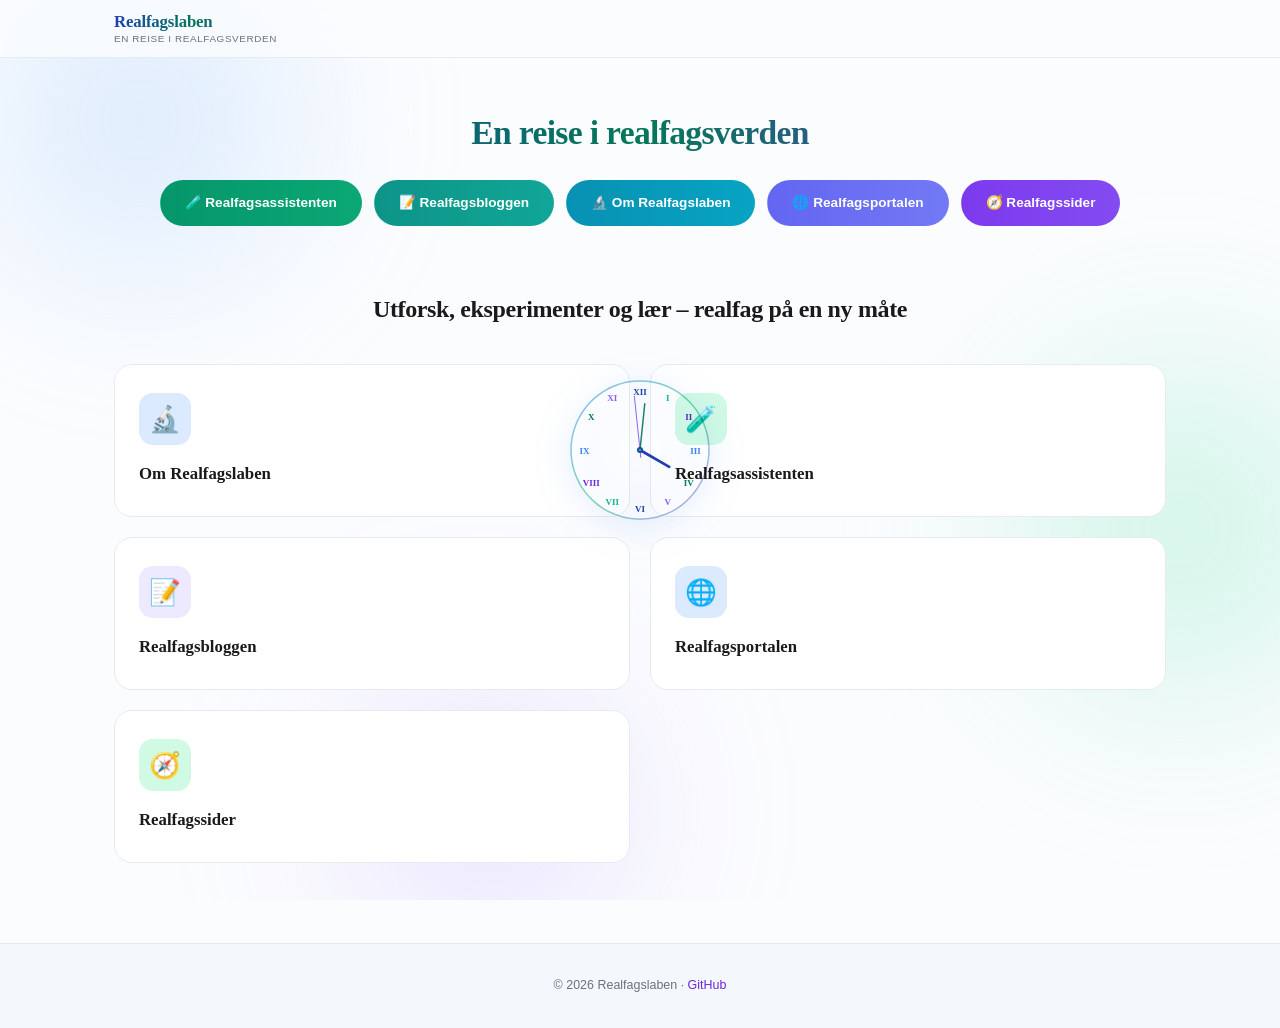
<file: index.html>
<!DOCTYPE html>
<html lang="no">
<head>
<meta charset="UTF-8">
<meta name="viewport" content="width=device-width, initial-scale=1.0">
<title>Realfagslaben – En reise i realfagsverden</title>
<style>
  * { box-sizing: border-box; margin: 0; padding: 0; }

  :root {
    --bla: #3b82f6;
    --bla-mork: #1e40af;
    --gronn: #10b981;
    --gronn-mork: #047857;
    --lilla: #8b5cf6;
    --lilla-mork: #6d28d9;
    --tekst: #1a1a1a;
    --muted: #6b7280;
    --bg: #fbfcfe;
    --border: #e6ebf2;
  }

  html, body {
    overflow-x: hidden;
    scroll-behavior: smooth;
  }

  body {
    font-family: -apple-system, BlinkMacSystemFont, "Inter", "Segoe UI", Roboto, Helvetica, Arial, sans-serif;
    background: var(--bg);
    color: var(--tekst);
    line-height: 1.6;
    -webkit-font-smoothing: antialiased;
  }

  /* Bakgrunnsdekor */
  .bakgrunn {
    position: fixed;
    inset: 0;
    z-index: -1;
    overflow: hidden;
    pointer-events: none;
  }
  .boble {
    position: absolute;
    border-radius: 50%;
    filter: blur(70px);
    opacity: 0.35;
  }
  .boble-1 {
    width: 480px; height: 480px;
    background: radial-gradient(circle, #93c5fd, transparent 70%);
    top: -120px; left: -100px;
  }
  .boble-2 {
    width: 520px; height: 520px;
    background: radial-gradient(circle, #6ee7b7, transparent 70%);
    top: 30%; right: -160px;
  }
  .boble-3 {
    width: 460px; height: 460px;
    background: radial-gradient(circle, #c4b5fd, transparent 70%);
    bottom: -140px; left: 20%;
  }

  /* Klokke */
  .klokke {
    position: fixed;
    top: 0;
    left: 0;
    width: 150px;
    height: 150px;
    pointer-events: none;
    z-index: 9999;
    transform: translate(-50%, -50%);
    will-change: transform;
    mix-blend-mode: multiply;
  }
  .klokke svg {
    width: 100%;
    height: 100%;
    overflow: visible;
    filter: drop-shadow(0 6px 18px rgba(59, 130, 246, 0.18));
  }

  /* Meny */
  header {
    position: sticky;
    top: 0;
    background: rgba(251, 252, 254, 0.85);
    backdrop-filter: saturate(180%) blur(12px);
    -webkit-backdrop-filter: saturate(180%) blur(12px);
    border-bottom: 1px solid var(--border);
    z-index: 100;
  }

  .nav {
    max-width: 1100px;
    margin: 0 auto;
    padding: 12px 24px;
    display: flex;
    justify-content: space-between;
    align-items: center;
  }

  .logo-wrap {
    display: flex;
    flex-direction: column;
    line-height: 1.15;
    text-decoration: none;
  }

  .logo {
    font-family: Georgia, serif;
    font-size: 1.05rem;
    font-weight: 700;
    letter-spacing: -0.01em;
    background: linear-gradient(90deg, var(--bla-mork), var(--gronn-mork), var(--lilla-mork));
    -webkit-background-clip: text;
    background-clip: text;
    color: transparent;
  }

  .logo-undertittel {
    font-size: 0.62rem;
    font-weight: 500;
    letter-spacing: 0.06em;
    text-transform: uppercase;
    color: var(--muted);
    margin-top: 2px;
  }

  /* Hero */
  .hero {
    max-width: 1100px;
    margin: 0 auto;
    padding: 56px 24px 32px;
    text-align: center;
  }

  .hero h1 {
    font-family: Georgia, serif;
    font-size: clamp(1.5rem, 3.5vw, 2.1rem);
    font-weight: 700;
    line-height: 1.15;
    letter-spacing: -0.02em;
    margin-bottom: 28px;
    background: linear-gradient(90deg, var(--bla-mork), var(--gronn-mork), var(--lilla-mork));
    -webkit-background-clip: text;
    background-clip: text;
    color: transparent;
  }

  .hero-knapper {
    display: flex;
    gap: 12px;
    flex-wrap: wrap;
    justify-content: center;
  }

  .knapp {
    display: inline-flex;
    align-items: center;
    gap: 7px;
    padding: 11px 24px;
    border-radius: 999px;
    font-size: 0.85rem;
    font-weight: 600;
    text-decoration: none;
    transition: transform 0.15s, box-shadow 0.25s, background-position 0.5s;
    border: 1px solid transparent;
    color: #fff;
    background-size: 200% 100%;
    background-position: 0% 50%;
  }
  .knapp:hover {
    background-position: 100% 50%;
    transform: translateY(-2px);
  }

  /* Fargekontraster i grønn–lilla-spekteret */
  .knapp-1 {
    background-image: linear-gradient(90deg, #059669, #10b981);
  }
  .knapp-1:hover { box-shadow: 0 10px 24px rgba(16, 185, 129, 0.32); }

  .knapp-2 {
    background-image: linear-gradient(90deg, #0d9488, #14b8a6);
  }
  .knapp-2:hover { box-shadow: 0 10px 24px rgba(20, 184, 166, 0.32); }

  .knapp-3 {
    background-image: linear-gradient(90deg, #0891b2, #06b6d4);
  }
  .knapp-3:hover { box-shadow: 0 10px 24px rgba(6, 182, 212, 0.32); }

  .knapp-4 {
    background-image: linear-gradient(90deg, #6366f1, #818cf8);
  }
  .knapp-4:hover { box-shadow: 0 10px 24px rgba(99, 102, 241, 0.32); }

  .knapp-5 {
    background-image: linear-gradient(90deg, #7c3aed, #8b5cf6);
  }
  .knapp-5:hover { box-shadow: 0 10px 24px rgba(139, 92, 246, 0.32); }

  /* Kort-seksjon */
  .utforsk {
    max-width: 1100px;
    margin: 0 auto;
    padding: 32px 24px 80px;
  }

  .utforsk-header {
    text-align: center;
    margin-bottom: 36px;
  }
  .utforsk-header h2 {
    font-family: Georgia, serif;
    font-size: clamp(1.1rem, 2.2vw, 1.5rem);
    font-weight: 700;
    letter-spacing: -0.015em;
  }

  .kort-grid {
    display: grid;
    grid-template-columns: repeat(2, 1fr);
    gap: 20px;
  }

  .kort {
    background: #fff;
    border: 1px solid var(--border);
    border-radius: 18px;
    padding: 28px 24px;
    text-decoration: none;
    color: var(--tekst);
    transition: transform 0.2s, box-shadow 0.3s, border-color 0.25s;
    display: flex;
    flex-direction: column;
    gap: 10px;
    position: relative;
    overflow: hidden;
  }
  .kort::before {
    content: "";
    position: absolute;
    top: 0; left: 0; right: 0;
    height: 5px;
    background: linear-gradient(90deg, var(--bla), var(--gronn), var(--lilla));
    opacity: 0;
    transition: opacity 0.3s;
  }
  .kort:hover {
    transform: translateY(-5px);
    box-shadow: 0 20px 40px rgba(30, 64, 175, 0.10);
    border-color: #c7d2fe;
  }
  .kort:hover::before { opacity: 1; }

  .kort .ikon {
    font-size: 1.6rem;
    width: 52px;
    height: 52px;
    border-radius: 14px;
    display: flex;
    align-items: center;
    justify-content: center;
    margin-bottom: 6px;
  }
  .kort.kort-bla .ikon { background: #dbeafe; }
  .kort.kort-gronn .ikon { background: #d1fae5; }
  .kort.kort-lilla .ikon { background: #ede9fe; }
  .kort.kort-bla:hover { border-color: #bfdbfe; }
  .kort.kort-gronn:hover { border-color: #a7f3d0; }
  .kort.kort-lilla:hover { border-color: #ddd6fe; }

  .kort h3 {
    font-family: Georgia, serif;
    font-size: 1.05rem;
    font-weight: 700;
  }

  footer {
    border-top: 1px solid var(--border);
    padding: 32px 24px;
    text-align: center;
    background: #f4f7fb;
  }
  footer p { color: var(--muted); font-size: 0.78rem; }
  footer a { color: var(--lilla-mork); text-decoration: none; font-weight: 500; }
  footer a:hover { text-decoration: underline; }

  @media (max-width: 900px) {
    .klokke { display: none; }
    .hero { padding: 40px 24px 24px; }
    .kort-grid { grid-template-columns: 1fr; }
  }

  @media (max-width: 600px) {
    .nav { padding: 10px 20px; }
    .logo { font-size: 0.95rem; }
    .logo-undertittel { font-size: 0.56rem; }
    .knapp { padding: 10px 18px; font-size: 0.8rem; }
    .kort { padding: 22px 20px; }
  }
</style>
</head>
<body>

  <!-- Bakgrunnsdekor -->
  <div class="bakgrunn">
    <div class="boble boble-1"></div>
    <div class="boble boble-2"></div>
    <div class="boble boble-3"></div>
  </div>

  <!-- Klokke -->
  <div class="klokke" id="klokke">
    <svg viewBox="0 0 200 200" xmlns="http://www.w3.org/2000/svg">
      <defs>
        <radialGradient id="skiveGrad" cx="50%" cy="50%">
          <stop offset="0%" stop-color="#ffffff" stop-opacity="0.96"/>
          <stop offset="100%" stop-color="#ffffff" stop-opacity="0.68"/>
        </radialGradient>
        <linearGradient id="ringGrad" x1="0%" y1="0%" x2="100%" y2="100%">
          <stop offset="0%" stop-color="#3b82f6"/>
          <stop offset="50%" stop-color="#10b981"/>
          <stop offset="100%" stop-color="#8b5cf6"/>
        </linearGradient>
      </defs>

      <path id="urskive"
            d="M 100 8 A 92 92 0 1 1 99.9 8 Z"
            fill="url(#skiveGrad)"
            stroke="url(#ringGrad)"
            stroke-width="2"
            stroke-opacity="0.55"/>

      <g id="tall" font-family="Georgia, serif" font-size="12" text-anchor="middle" font-weight="600">
        <text x="100" y="26" fill="#1e40af">XII</text>
        <text x="137" y="35" fill="#10b981">I</text>
        <text x="165" y="60" fill="#6d28d9">II</text>
        <text x="174" y="105" fill="#3b82f6">III</text>
        <text x="165" y="148" fill="#047857">IV</text>
        <text x="137" y="173" fill="#8b5cf6">V</text>
        <text x="100" y="182" fill="#1e40af">VI</text>
        <text x="63" y="173" fill="#10b981">VII</text>
        <text x="35" y="148" fill="#6d28d9">VIII</text>
        <text x="26" y="105" fill="#3b82f6">IX</text>
        <text x="35" y="60" fill="#047857">X</text>
        <text x="63" y="35" fill="#8b5cf6">XI</text>
      </g>

      <g id="visere">
        <line id="timeviser" x1="100" y1="100" x2="100" y2="55"
              stroke="#1e40af" stroke-width="3.5" stroke-linecap="round"/>
        <line id="minuttviser" x1="100" y1="100" x2="100" y2="38"
              stroke="#047857" stroke-width="2" stroke-linecap="round" stroke-opacity="0.9"/>
        <line id="sekundviser" x1="100" y1="110" x2="100" y2="28"
              stroke="#8b5cf6" stroke-width="1.2" stroke-linecap="round"/>
      </g>

      <circle cx="100" cy="100" r="4" fill="#1e40af"/>
      <circle cx="100" cy="100" r="1.8" fill="#10b981"/>
    </svg>
  </div>

  <!-- Meny -->
  <header>
    <nav class="nav">
      <a href="index.html" class="logo-wrap">
        <span class="logo">Realfagslaben</span>
        <span class="logo-undertittel">En reise i realfagsverden</span>
      </a>
    </nav>
  </header>

  <!-- Hero med alle knapper -->
  <section class="hero">
    <h1>En reise i realfagsverden</h1>
    <div class="hero-knapper">
      <a href="Realfagsassistenten/" class="knapp knapp-1">🧪 Realfagsassistenten</a>
      <a href="Realfagsbloggen/" class="knapp knapp-2">📝 Realfagsbloggen</a>
      <a href="Om/" class="knapp knapp-3">🔬 Om Realfagslaben</a>
      <a href="Portalen/" class="knapp knapp-4">🌐 Realfagsportalen</a>
      <a href="Realfagssider/" class="knapp knapp-5">🧭 Realfagssider</a>
    </div>
  </section>

  <!-- Kort -->
  <section class="utforsk">
    <div class="utforsk-header">
      <h2>Utforsk, eksperimenter og lær – realfag på en ny måte</h2>
    </div>

    <div class="kort-grid">
      <a href="Om/index.html" class="kort kort-bla">
        <div class="ikon">🔬</div>
        <h3>Om Realfagslaben</h3>
      </a>

      <a href="Realfagsassistenten/" class="kort kort-gronn">
        <div class="ikon">🧪</div>
        <h3>Realfagsassistenten</h3>
      </a>

      <a href="Realfagsbloggen/" class="kort kort-lilla">
        <div class="ikon">📝</div>
        <h3>Realfagsbloggen</h3>
      </a>

      <a href="Portalen/index.html" class="kort kort-bla">
        <div class="ikon">🌐</div>
        <h3>Realfagsportalen</h3>
      </a>

      <a href="Realfagssider/index.html" class="kort kort-gronn">
        <div class="ikon">🧭</div>
        <h3>Realfagssider</h3>
      </a>
    </div>
  </section>

  <footer>
    <p>© <span id="aar"></span> Realfagslaben · <a href="https://github.com/Realfagslaben">GitHub</a></p>
  </footer>

  <script>
    const klokke = document.getElementById('klokke');
    const urskive = document.getElementById('urskive');
    const timeviser = document.getElementById('timeviser');
    const minuttviser = document.getElementById('minuttviser');
    const sekundviser = document.getElementById('sekundviser');

    let musX = window.innerWidth / 2;
    let musY = window.innerHeight / 2;
    let forrigeMusX = musX;
    let forrigeMusY = musY;
    let klokkeX = musX;
    let klokkeY = musY;
    let dratt = false;

    const ANTALL_PUNKTER = 72;
    const BASIS_RADIUS = 92;

    let forskyvninger = new Array(ANTALL_PUNKTER).fill(0);
    let maalforskyvninger = new Array(ANTALL_PUNKTER).fill(0);
    let t = 0;

    document.addEventListener('mousemove', (e) => {
      forrigeMusX = musX;
      forrigeMusY = musY;
      musX = e.clientX;
      musY = e.clientY;
    });

    document.addEventListener('mousedown', () => { dratt = true; });
    document.addEventListener('mouseup', () => { dratt = false; });
    document.addEventListener('touchstart', () => { dratt = true; }, { passive: true });
    document.addEventListener('touchend', () => { dratt = false; }, { passive: true });
    document.addEventListener('touchmove', (e) => {
      if (e.touches[0]) {
        forrigeMusX = musX;
        forrigeMusY = musY;
        musX = e.touches[0].clientX;
        musY = e.touches[0].clientY;
        dratt = true;
      }
    }, { passive: true });

    function byggJevnPath(punkter) {
      if (punkter.length < 3) return '';
      const n = punkter.length;
      let d = 'M ' + punkter[0].x.toFixed(2) + ' ' + punkter[0].y.toFixed(2) + ' ';
      for (let i = 0; i < n; i++) {
        const p0 = punkter[(i - 1 + n) % n];
        const p1 = punkter[i];
        const p2 = punkter[(i + 1) % n];
        const p3 = punkter[(i + 2) % n];
        const cp1x = p1.x + (p2.x - p0.x) / 6;
        const cp1y = p1.y + (p2.y - p0.y) / 6;
        const cp2x = p2.x - (p3.x - p1.x) / 6;
        const cp2y = p2.y - (p3.y - p1.y) / 6;
        d += 'C ' + cp1x.toFixed(2) + ' ' + cp1y.toFixed(2) + ', ' +
             cp2x.toFixed(2) + ' ' + cp2y.toFixed(2) + ', ' +
             p2.x.toFixed(2) + ' ' + p2.y.toFixed(2) + ' ';
      }
      return d + 'Z';
    }

    function stoy(vinkel, tid) {
      return (
        Math.sin(vinkel * 2 + tid * 1.3) * 0.55 +
        Math.sin(vinkel * 3 + tid * 0.9) * 0.30 +
        Math.sin(vinkel * 5 + tid * 0.6) * 0.15
      );
    }

    function animer() {
      t += 0.016;
      const smootheness = 0.12;
      klokkeX += (musX - klokkeX) * smootheness;
      klokkeY += (musY - klokkeY) * smootheness;
      klokke.style.transform = `translate(${klokkeX}px, ${klokkeY}px) translate(-50%, -50%)`;

      const dx = musX - forrigeMusX;
      const dy = musY - forrigeMusY;
      const hastighet = Math.min(Math.sqrt(dx * dx + dy * dy), 40);
      const retning = Math.atan2(dy, dx);

      for (let i = 0; i < ANTALL_PUNKTER; i++) {
        const vinkel = (i / ANTALL_PUNKTER) * Math.PI * 2;
        if (dratt && hastighet > 0.5) {
          const samsvar = Math.cos(vinkel - retning);
          const jevn = Math.sign(samsvar) * Math.pow(Math.abs(samsvar), 1.6);
          const stoyVerdi = stoy(vinkel, t) * 0.9;
          maalforskyvninger[i] = (jevn * hastighet * 1.6) + stoyVerdi * hastighet * 0.15;
        } else {
          maalforskyvninger[i] = stoy(vinkel, t) * 0.15;
        }
        forskyvninger[i] += (maalforskyvninger[i] - forskyvninger[i]) * 0.15;
      }

      const punkter = [];
      for (let i = 0; i < ANTALL_PUNKTER; i++) {
        const vinkel = (i / ANTALL_PUNKTER) * Math.PI * 2 - Math.PI / 2;
        const radius = BASIS_RADIUS + forskyvninger[i];
        punkter.push({
          x: 100 + Math.cos(vinkel) * radius,
          y: 100 + Math.sin(vinkel) * radius
        });
      }

      urskive.setAttribute('d', byggJevnPath(punkter));
      requestAnimationFrame(animer);
    }
    animer();

    function oppdaterKlokke() {
      const naa = new Date();
      const timer = naa.getHours() % 12;
      const minutter = naa.getMinutes();
      const sekunder = naa.getSeconds();
      timeviser.setAttribute('transform', `rotate(${(timer * 30) + (minutter * 0.5)} 100 100)`);
      minuttviser.setAttribute('transform', `rotate(${(minutter * 6) + (sekunder * 0.1)} 100 100)`);
      sekundviser.setAttribute('transform', `rotate(${sekunder * 6} 100 100)`);
    }
    setInterval(oppdaterKlokke, 1000);
    oppdaterKlokke();

    document.getElementById('aar').textContent = new Date().getFullYear();
  </script>

</body>
</html>
</file>
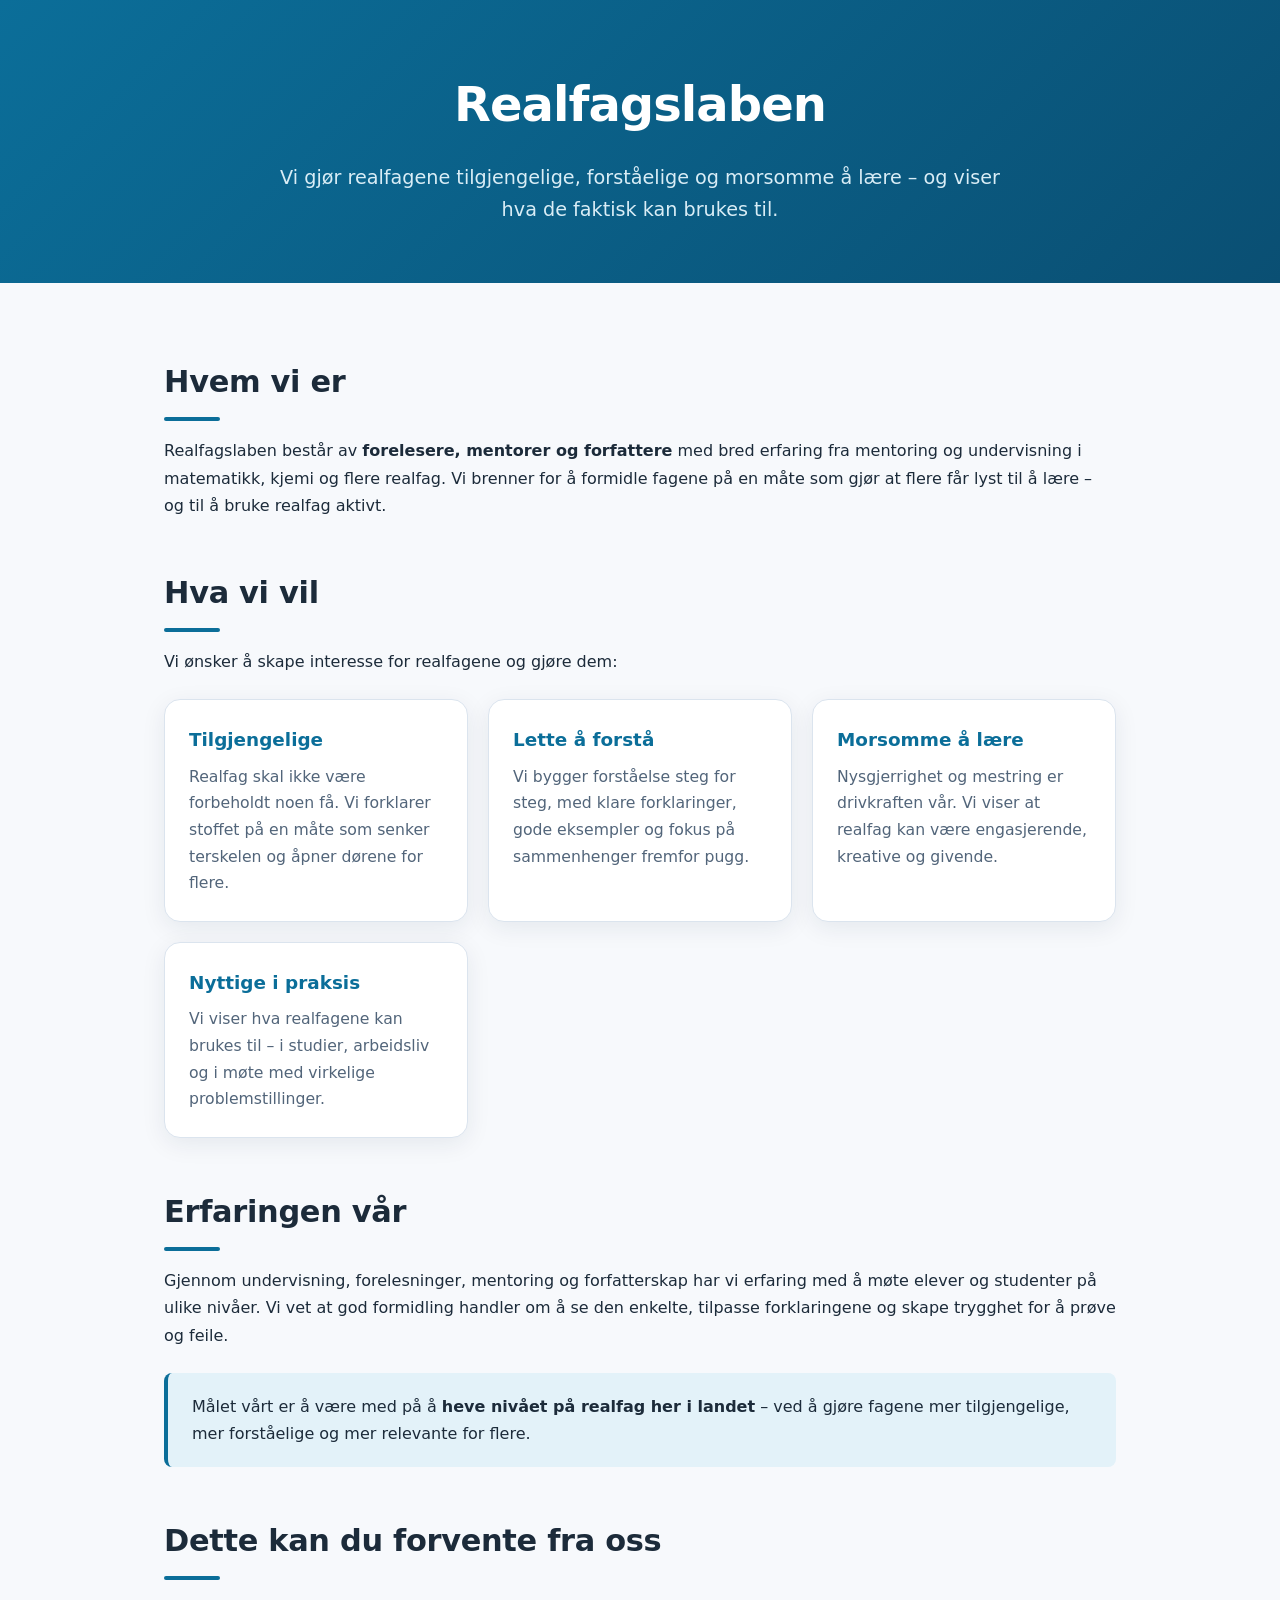
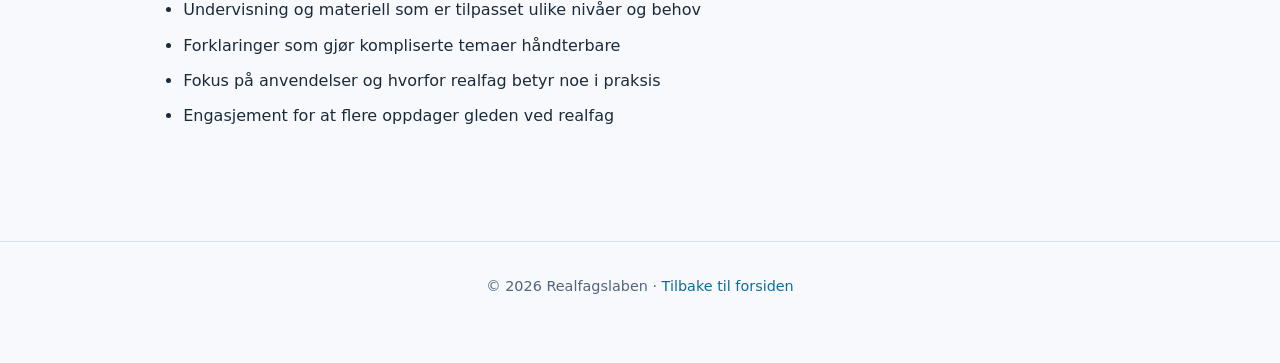
<file: OmRealfagslaben/index.html>
<!DOCTYPE html>
<html lang="no">
<head>
  <meta charset="UTF-8" />
  <meta name="viewport" content="width=device-width, initial-scale=1.0" />
  <title>Om Realfagslaben</title>
  <meta
    name="description"
    content="Realfagslaben består av forelesere, mentorer og forfattere med erfaring fra undervisning og mentoring i matematikk, kjemi og flere realfag."
  />
  <style>
    :root {
      --bakgrunn: #f7f9fc;
      --kort: #ffffff;
      --tekst: #1c2b3a;
      --dempet: #52657a;
      --aksent: #0b6e99;
      --aksent-lys: #e3f2f9;
      --kant: #dbe4ee;
      --radius: 16px;
      --skygge: 0 6px 24px rgba(16, 42, 67, 0.08);
    }

    * { box-sizing: border-box; }

    body {
      margin: 0;
      font-family: "Segoe UI", system-ui, -apple-system, "Helvetica Neue", Arial, sans-serif;
      background: var(--bakgrunn);
      color: var(--tekst);
      line-height: 1.7;
    }

    header {
      background: linear-gradient(135deg, #0b6e99 0%, #0a4f73 100%);
      color: #fff;
      padding: 4rem 1.5rem 3.5rem;
      text-align: center;
    }

    header h1 {
      margin: 0 0 1rem;
      font-size: clamp(2rem, 5vw, 3rem);
      letter-spacing: -0.02em;
    }

    header p {
      max-width: 720px;
      margin: 0 auto;
      font-size: clamp(1rem, 2.2vw, 1.2rem);
      color: #d9edf6;
    }

    main {
      max-width: 1000px;
      margin: 0 auto;
      padding: 3rem 1.5rem 4rem;
    }

    section {
      margin-bottom: 3rem;
    }

    h2 {
      font-size: clamp(1.4rem, 3vw, 1.9rem);
      margin-bottom: 1rem;
      letter-spacing: -0.01em;
    }

    h2::after {
      content: "";
      display: block;
      width: 56px;
      height: 4px;
      margin-top: 0.6rem;
      border-radius: 4px;
      background: var(--aksent);
    }

    p { margin: 0 0 1rem; }

    .kort-grid {
      display: grid;
      grid-template-columns: repeat(auto-fit, minmax(240px, 1fr));
      gap: 1.25rem;
      margin-top: 1.5rem;
    }

    .kort {
      background: var(--kort);
      border: 1px solid var(--kant);
      border-radius: var(--radius);
      padding: 1.5rem;
      box-shadow: var(--skygge);
      transition: transform 0.2s ease, box-shadow 0.2s ease;
    }

    .kort:hover {
      transform: translateY(-4px);
      box-shadow: 0 12px 30px rgba(16, 42, 67, 0.12);
    }

    .kort h3 {
      margin: 0 0 0.5rem;
      font-size: 1.15rem;
      color: var(--aksent);
    }

    .kort p {
      margin: 0;
      color: var(--dempet);
      font-size: 0.98rem;
    }

    .highlight {
      background: var(--aksent-lys);
      border-left: 4px solid var(--aksent);
      border-radius: 8px;
      padding: 1.25rem 1.5rem;
      margin-top: 1.5rem;
    }

    .highlight p { margin: 0; }

    ul {
      margin: 1rem 0 0;
      padding-left: 1.2rem;
    }

    li { margin-bottom: 0.5rem; }

    footer {
      text-align: center;
      padding: 2rem 1.5rem 3rem;
      color: var(--dempet);
      font-size: 0.9rem;
      border-top: 1px solid var(--kant);
    }

    footer a {
      color: var(--aksent);
      text-decoration: none;
    }

    footer a:hover { text-decoration: underline; }
  </style>
</head>
<body>

  <header>
    <h1>Realfagslaben</h1>
    <p>
      Vi gjør realfagene tilgjengelige, forståelige og morsomme å lære – og viser
      hva de faktisk kan brukes til.
    </p>
  </header>

  <main>

    <section>
      <h2>Hvem vi er</h2>
      <p>
        Realfagslaben består av <strong>forelesere, mentorer og forfattere</strong>
        med bred erfaring fra mentoring og undervisning i matematikk, kjemi og
        flere realfag. Vi brenner for å formidle fagene på en måte som gjør at
        flere får lyst til å lære – og til å bruke realfag aktivt.
      </p>
    </section>

    <section>
      <h2>Hva vi vil</h2>
      <p>
        Vi ønsker å skape interesse for realfagene og gjøre dem:
      </p>
      <div class="kort-grid">
        <div class="kort">
          <h3>Tilgjengelige</h3>
          <p>Realfag skal ikke være forbeholdt noen få. Vi forklarer stoffet på en måte som senker terskelen og åpner dørene for flere.</p>
        </div>
        <div class="kort">
          <h3>Lette å forstå</h3>
          <p>Vi bygger forståelse steg for steg, med klare forklaringer, gode eksempler og fokus på sammenhenger fremfor pugg.</p>
        </div>
        <div class="kort">
          <h3>Morsomme å lære</h3>
          <p>Nysgjerrighet og mestring er drivkraften vår. Vi viser at realfag kan være engasjerende, kreative og givende.</p>
        </div>
        <div class="kort">
          <h3>Nyttige i praksis</h3>
          <p>Vi viser hva realfagene kan brukes til – i studier, arbeidsliv og i møte med virkelige problemstillinger.</p>
        </div>
      </div>
    </section>

    <section>
      <h2>Erfaringen vår</h2>
      <p>
        Gjennom undervisning, forelesninger, mentoring og forfatterskap har vi
        erfaring med å møte elever og studenter på ulike nivåer. Vi vet at god
        formidling handler om å se den enkelte, tilpasse forklaringene og skape
        trygghet for å prøve og feile.
      </p>
      <div class="highlight">
        <p>
          Målet vårt er å være med på å <strong>heve nivået på realfag her i
          landet</strong> – ved å gjøre fagene mer tilgjengelige, mer forståelige
          og mer relevante for flere.
        </p>
      </div>
    </section>

    <section>
      <h2>Dette kan du forvente fra oss</h2>
      <ul>
        <li>Undervisning og materiell som er tilpasset ulike nivåer og behov</li>
        <li>Forklaringer som gjør kompliserte temaer håndterbare</li>
        <li>Fokus på anvendelser og hvorfor realfag betyr noe i praksis</li>
        <li>Engasjement for at flere oppdager gleden ved realfag</li>
      </ul>
    </section>

  </main>

  <footer>
    <p>&copy; <span id="aar"></span> Realfagslaben · <a href="/Realfagslaben/">Tilbake til forsiden</a></p>
  </footer>

  <script>
    document.getElementById("aar").textContent = new Date().getFullYear();
  </script>

</body>
</html>
</file>
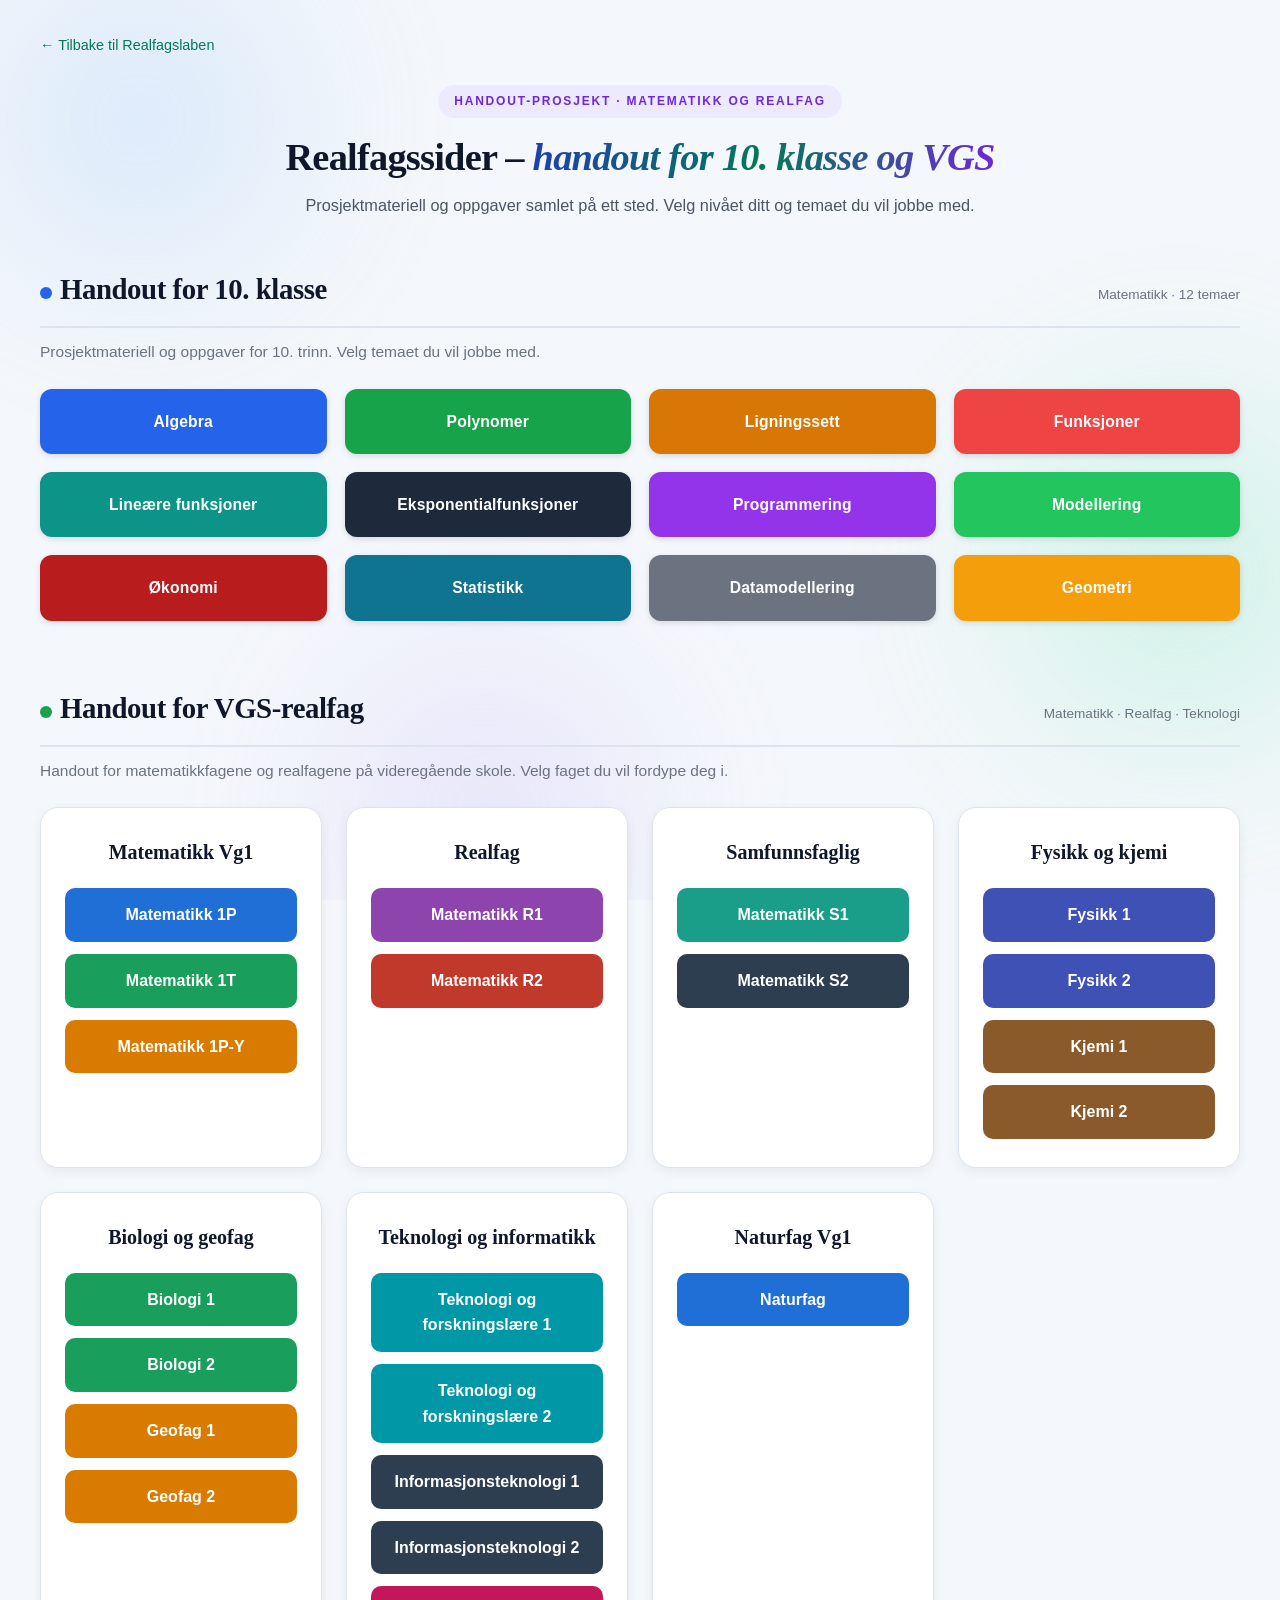
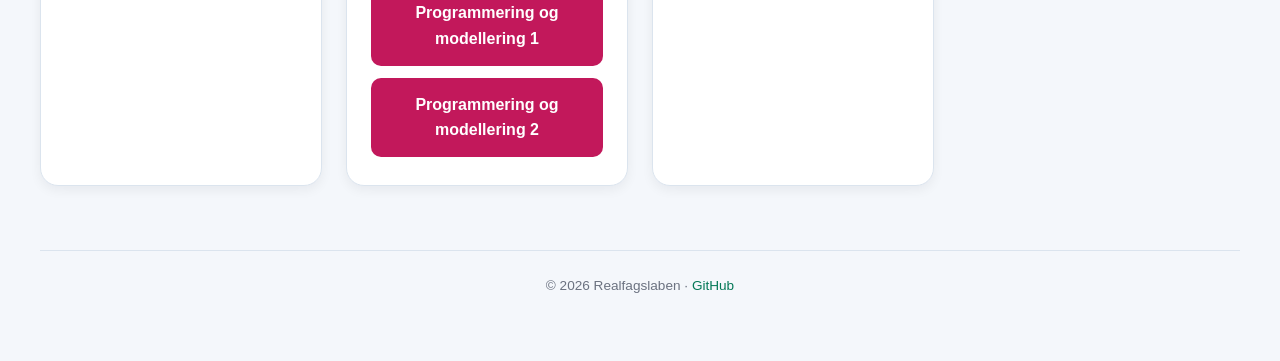
<file: Realfagssider/index.html>
<!DOCTYPE html>
<html lang="no">
<head>
<meta charset="UTF-8">
<meta name="viewport" content="width=device-width, initial-scale=1.0">
<title>Realfagssider – Handout for 10. klasse og VGS</title>
<meta name="description" content="Handout-prosjekt for 10. klasse og VGS-realfag: matematikk, fysikk, kjemi, biologi, geofag, teknologi og informatikk.">
<style>
  * { box-sizing: border-box; margin: 0; padding: 0; }

  :root {
    --bla: #2563eb;
    --bla-mork: #1e40af;
    --gronn: #16a34a;
    --gronn-mork: #047857;
    --lilla: #8b5cf6;
    --lilla-mork: #6d28d9;
    --tekst: #0f172a;
    --muted: #6b7280;
    --bg: #f4f7fb;
    --border: #dbe4ee;
  }

  html, body {
    overflow-x: hidden;
    scroll-behavior: smooth;
  }

  body {
    font-family: -apple-system, BlinkMacSystemFont, "Inter", "Segoe UI", Roboto, Helvetica, Arial, sans-serif;
    background: var(--bg);
    color: var(--tekst);
    line-height: 1.6;
    -webkit-font-smoothing: antialiased;
    padding: 32px 20px 64px;
  }

  /* Bakgrunnsdekor */
  .bakgrunn {
    position: fixed;
    inset: 0;
    z-index: -1;
    overflow: hidden;
    pointer-events: none;
  }
  .boble {
    position: absolute;
    border-radius: 50%;
    filter: blur(70px);
    opacity: 0.32;
  }
  .boble-1 { width: 480px; height: 480px; background: radial-gradient(circle, #93c5fd, transparent 70%); top: -120px; left: -100px; }
  .boble-2 { width: 520px; height: 520px; background: radial-gradient(circle, #6ee7b7, transparent 70%); top: 35%; right: -160px; }
  .boble-3 { width: 460px; height: 460px; background: radial-gradient(circle, #c4b5fd, transparent 70%); bottom: -140px; left: 20%; }

  .container { max-width: 1200px; margin: 0 auto; }

  /* Tilbake-lenke */
  .tilbake {
    display: inline-flex;
    align-items: center;
    gap: 6px;
    margin-bottom: 28px;
    color: var(--gronn-mork);
    text-decoration: none;
    font-weight: 500;
    font-size: 0.9rem;
    transition: gap 0.2s, color 0.2s;
  }
  .tilbake:hover { gap: 10px; color: var(--bla-mork); }

  /* Hero */
  .hero { margin-bottom: 48px; text-align: center; }

  .hero .eyebrow {
    display: inline-block;
    font-size: 0.75rem;
    font-weight: 600;
    letter-spacing: 0.15em;
    text-transform: uppercase;
    color: var(--lilla-mork);
    background: #ede9fe;
    padding: 7px 16px;
    border-radius: 999px;
    margin-bottom: 16px;
  }

  .hero h1 {
    font-family: Georgia, serif;
    font-size: clamp(1.8rem, 4vw, 2.4rem);
    font-weight: 700;
    line-height: 1.2;
    letter-spacing: -0.02em;
    margin-bottom: 12px;
  }

  .hero h1 .gradient {
    background: linear-gradient(90deg, var(--bla-mork), var(--gronn-mork), var(--lilla-mork));
    -webkit-background-clip: text;
    background-clip: text;
    color: transparent;
    font-style: italic;
  }

  .hero p {
    font-size: 1.02rem;
    color: #4b5563;
    max-width: 680px;
    margin: 0 auto;
  }

  /* Seksjon */
  section { margin-bottom: 64px; }

  .seksjon-header {
    display: flex;
    align-items: baseline;
    gap: 16px;
    flex-wrap: wrap;
    margin-bottom: 8px;
    padding-bottom: 14px;
    border-bottom: 2px solid var(--border);
  }

  .seksjon-header h2 {
    font-family: Georgia, serif;
    font-size: clamp(1.4rem, 3vw, 1.8rem);
    font-weight: 700;
    letter-spacing: -0.015em;
  }

  .seksjon-header .prikk {
    display: inline-block;
    width: 12px;
    height: 12px;
    border-radius: 50%;
    margin-right: 8px;
  }
  .seksjon-header .prikk.bla { background: var(--bla); }
  .seksjon-header .prikk.gronn { background: var(--gronn); }

  .seksjon-header .meta {
    font-size: 0.85rem;
    color: var(--muted);
    font-weight: 500;
    margin-left: auto;
  }

  .seksjon-beskrivelse {
    color: var(--muted);
    font-size: 0.97rem;
    margin-bottom: 24px;
    margin-top: 12px;
  }

  /* Knappe-grid – 10. klasse */
  .knappe-grid {
    display: grid;
    grid-template-columns: repeat(4, 1fr);
    gap: 18px;
  }

  .knapp {
    display: flex;
    align-items: center;
    justify-content: center;
    text-align: center;
    padding: 20px 18px;
    border-radius: 12px;
    text-decoration: none;
    color: #ffffff;
    font-size: 0.98rem;
    font-weight: 600;
    letter-spacing: 0.01em;
    transition: transform 0.15s ease, box-shadow 0.2s ease, filter 0.2s ease;
    box-shadow: 0 2px 6px rgba(0,0,0,0.12);
    min-height: 62px;
  }
  .knapp:hover {
    transform: translateY(-3px);
    box-shadow: 0 10px 22px rgba(0,0,0,0.18);
    filter: brightness(1.06);
  }

  /* Farger – 10. klasse */
  .k-algebra         { background: #2563EB; }
  .k-polynomer       { background: #16A34A; }
  .k-ligningssett    { background: #D97706; }
  .k-funksjoner      { background: #EF4444; }
  .k-lineare         { background: #0D9488; }
  .k-eksponential    { background: #1E293B; }
  .k-programmering   { background: #9333EA; }
  .k-modellering     { background: #22C55E; }
  .k-okonomi         { background: #B91C1C; }
  .k-statistikk      { background: #0E7490; }
  .k-datamodellering { background: #6B7280; }
  .k-geometri        { background: #F59E0B; }

  /* VGS-kort-grid */
  .vgs-grid {
    display: grid;
    grid-template-columns: repeat(auto-fit, minmax(280px, 1fr));
    gap: 24px;
    margin-top: 8px;
  }

  .card {
    background-color: #ffffff;
    border-radius: 18px;
    border: 1px solid var(--border);
    box-shadow: 0 4px 12px rgba(15, 23, 42, 0.06);
    padding: 28px 24px;
    display: flex;
    flex-direction: column;
    align-items: stretch;
    transition: transform 0.2s, box-shadow 0.25s;
  }
  .card:hover {
    transform: translateY(-4px);
    box-shadow: 0 18px 36px rgba(15, 23, 42, 0.10);
  }

  .card h3 {
    font-size: 1.25rem;
    font-family: Georgia, serif;
    font-weight: 700;
    margin-bottom: 20px;
    text-align: center;
    color: var(--tekst);
  }

  .course {
    display: block;
    width: 100%;
    padding: 14px 18px;
    border-radius: 10px;
    text-align: center;
    font-weight: 600;
    font-size: 1rem;
    color: #ffffff;
    margin-bottom: 12px;
    text-decoration: none;
    transition: transform 0.2s ease, box-shadow 0.2s ease, filter 0.2s ease;
    cursor: pointer;
  }
  .course:last-child { margin-bottom: 0; }
  .course:hover {
    transform: translateY(-3px);
    box-shadow: 0 6px 16px rgba(0, 0, 0, 0.15);
    filter: brightness(1.06);
  }

  /* Farger – VGS */
  .blue   { background-color: #1f6fd6; }
  .green  { background-color: #1a9e5c; }
  .orange { background-color: #d97b00; }
  .purple { background-color: #8e44ad; }
  .red    { background-color: #c0392b; }
  .teal   { background-color: #1a9e8a; }
  .dark   { background-color: #2c3e50; }
  .brown  { background-color: #8b5a2b; }
  .pink   { background-color: #c2185b; }
  .indigo { background-color: #3f51b5; }
  .cyan   { background-color: #0097a7; }

  /* Footer */
  footer {
    margin-top: 48px;
    padding-top: 24px;
    border-top: 1px solid var(--border);
    text-align: center;
    font-size: 0.85rem;
    color: var(--muted);
  }
  footer a {
    color: var(--gronn-mork);
    text-decoration: none;
    font-weight: 500;
  }
  footer a:hover { text-decoration: underline; }

  /* Responsivt */
  @media (max-width: 1024px) {
    .knappe-grid { grid-template-columns: repeat(3, 1fr); }
  }
  @media (max-width: 720px) {
    .knappe-grid { grid-template-columns: repeat(2, 1fr); gap: 14px; }
    .hero h1 { font-size: 1.6rem; }
    .knapp { padding: 16px 12px; font-size: 0.9rem; min-height: 56px; }
    .seksjon-header .meta { margin-left: 0; width: 100%; }
    .card { padding: 22px 18px; }
    .card h3 { font-size: 1.1rem; }
    .course { font-size: 0.95rem; padding: 12px 14px; }
  }
  @media (max-width: 420px) {
    .knappe-grid { grid-template-columns: 1fr; }
  }
</style>
</head>
<body>

  <!-- Bakgrunnsdekor -->
  <div class="bakgrunn">
    <div class="boble boble-1"></div>
    <div class="boble boble-2"></div>
    <div class="boble boble-3"></div>
  </div>

  <div class="container">

    <a href="../" class="tilbake">← Tilbake til Realfagslaben</a>

    <!-- Hero -->
    <div class="hero">
      <span class="eyebrow">Handout-prosjekt · Matematikk og realfag</span>
      <h1>Realfagssider – <span class="gradient">handout for 10. klasse og VGS</span></h1>
      <p>
        Prosjektmateriell og oppgaver samlet på ett sted. Velg nivået ditt og
        temaet du vil jobbe med.
      </p>
    </div>

    <!-- ==================== 10. KLASSE ==================== -->
    <section id="tiende">
      <div class="seksjon-header">
        <h2><span class="prikk bla"></span>Handout for 10. klasse</h2>
        <span class="meta">Matematikk · 12 temaer</span>
      </div>
      <p class="seksjon-beskrivelse">
        Prosjektmateriell og oppgaver for 10. trinn. Velg temaet du vil jobbe med.
      </p>

      <div class="knappe-grid">
        <a href="pdf/Algebra-10Trinn.pdf" target="_blank" rel="noopener" class="knapp k-algebra">Algebra</a>
        <a href="pdf/Polynomer-10Trinn.pdf" target="_blank" rel="noopener" class="knapp k-polynomer">Polynomer</a>
        <a href="pdf/Ligningssett-10Trinn.pdf" target="_blank" rel="noopener" class="knapp k-ligningssett">Ligningssett</a>
        <a href="pdf/Funksjoner-10Trinn.pdf" target="_blank" rel="noopener" class="knapp k-funksjoner">Funksjoner</a>
        <a href="pdf/Linearefunksjoner-10Trinn.pdf" target="_blank" rel="noopener" class="knapp k-lineare">Lineære funksjoner</a>
        <a href="pdf/Eksponentialfunksjoner-10Trinn.pdf" target="_blank" rel="noopener" class="knapp k-eksponential">Eksponentialfunksjoner</a>
        <a href="pdf/Programmering-10Trinn.pdf" target="_blank" rel="noopener" class="knapp k-programmering">Programmering</a>
        <a href="pdf/Modellering-10Trinn.pdf" target="_blank" rel="noopener" class="knapp k-modellering">Modellering</a>
        <a href="pdf/Økonomi-10Trinn.pdf" target="_blank" rel="noopener" class="knapp k-okonomi">Økonomi</a>
        <a href="pdf/Statistikk-10Trinn.pdf" target="_blank" rel="noopener" class="knapp k-statistikk">Statistikk</a>
        <a href="pdf/Datamodellering-10Trinn.pdf" target="_blank" rel="noopener" class="knapp k-datamodellering">Datamodellering</a>
        <a href="pdf/Geometri-10Trinn.pdf" target="_blank" rel="noopener" class="knapp k-geometri">Geometri</a>
      </div>
    </section>

    <!-- ==================== VGS ==================== -->
    <section id="vgs">
      <div class="seksjon-header">
        <h2><span class="prikk gronn"></span>Handout for VGS-realfag</h2>
        <span class="meta">Matematikk · Realfag · Teknologi</span>
      </div>
      <p class="seksjon-beskrivelse">
        Handout for matematikkfagene og realfagene på videregående skole. Velg faget
        du vil fordype deg i.
      </p>

      <div class="vgs-grid">

        <!-- Matematikk Vg1 -->
        <div class="card">
          <h3>Matematikk Vg1</h3>
          <a href="1P/" class="course blue">Matematikk 1P</a>
          <a href="1T/" class="course green">Matematikk 1T</a>
          <a href="1P-Y/" class="course orange">Matematikk 1P-Y</a>
        </div>

        <!-- Realfag -->
        <div class="card">
          <h3>Realfag</h3>
          <a href="R1/" class="course purple">Matematikk R1</a>
          <a href="R2/" class="course red">Matematikk R2</a>
        </div>

        <!-- Samfunnsfaglig -->
        <div class="card">
          <h3>Samfunnsfaglig</h3>
          <a href="S1/" class="course teal">Matematikk S1</a>
          <a href="S2/" class="course dark">Matematikk S2</a>
        </div>

        <!-- Fysikk og kjemi -->
        <div class="card">
          <h3>Fysikk og kjemi</h3>
          <a href="Fysikk1/" class="course indigo">Fysikk 1</a>
          <a href="Fysikk2/" class="course indigo">Fysikk 2</a>
          <a href="Kjemi1/" class="course brown">Kjemi 1</a>
          <a href="Kjemi2/" class="course brown">Kjemi 2</a>
        </div>

        <!-- Biologi og geofag -->
        <div class="card">
          <h3>Biologi og geofag</h3>
          <a href="Biologi1/" class="course green">Biologi 1</a>
          <a href="Biologi2/" class="course green">Biologi 2</a>
          <a href="Geofag1/" class="course orange">Geofag 1</a>
          <a href="Geofag2/" class="course orange">Geofag 2</a>
        </div>

        <!-- Teknologi og informatikk -->
        <div class="card">
          <h3>Teknologi og informatikk</h3>
          <a href="Teknologi1/" class="course cyan">Teknologi og forskningslære 1</a>
          <a href="Teknologi2/" class="course cyan">Teknologi og forskningslære 2</a>
          <a href="IT1/" class="course dark">Informasjonsteknologi 1</a>
          <a href="IT2/" class="course dark">Informasjonsteknologi 2</a>
          <a href="Programmering1/" class="course pink">Programmering og modellering 1</a>
          <a href="Programmering2/" class="course pink">Programmering og modellering 2</a>
        </div>

        <!-- Naturfag Vg1 -->
        <div class="card">
          <h3>Naturfag Vg1</h3>
          <a href="Naturfag/" class="course blue">Naturfag</a>
        </div>

      </div>
    </section>

    <footer>
      <p>© <span id="aar"></span> Realfagslaben · <a href="https://github.com/Realfagslaben">GitHub</a></p>
    </footer>

  </div>

  <script>
    document.getElementById('aar').textContent = new Date().getFullYear();
  </script>

</body>
</html>
</file>
